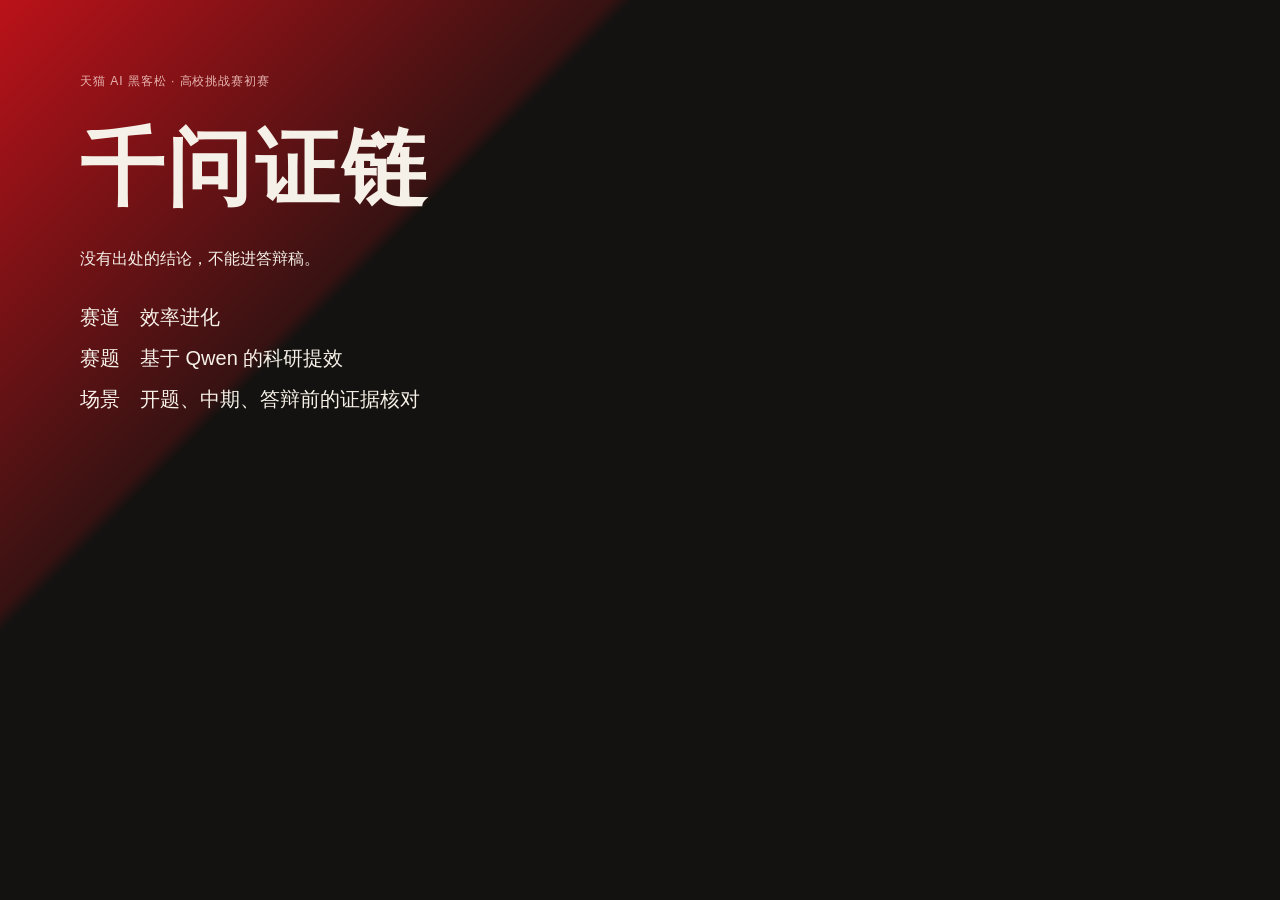
<file: poster.html>
<!DOCTYPE html>
<html lang="zh-CN">
<head>
  <meta charset="UTF-8" />
  <meta name="viewport" content="width=device-width, initial-scale=1" />
  <title>千问证链封面</title>
  <link rel="stylesheet" href="style.css" />
</head>
<body class="poster-body">
  <div class="poster">
    <p class="eyebrow">天猫 AI 黑客松 · 高校挑战赛初赛</p>
    <h1>千问证链</h1>
    <p class="slogan">没有出处的结论，不能进答辩稿。</p>
    <ul>
      <li>赛道　效率进化</li>
      <li>赛题　基于 Qwen 的科研提效</li>
      <li>场景　开题、中期、答辩前的证据核对</li>
    </ul>
  </div>
</body>
</html>
</file>
<file: style.css>
:root {
  --ink: #1c1915;
  --muted: #6d655c;
  --paper: #f6f1e8;
  --card: #fffdf8;
  --line: #e4d9c8;
  --red: #c4121a;
  --red-soft: #f8d6d4;
  --green: #1d6b45;
  --green-soft: #d7f0e2;
  --amber: #8a5a12;
  --amber-soft: #f8e7c4;
  --header: #141210;
}

* { box-sizing: border-box; }
body {
  margin: 0;
  color: var(--ink);
  background: var(--paper);
  font-family: "Microsoft YaHei", "PingFang SC", sans-serif;
  font-size: 15px;
  line-height: 1.65;
}
button, a { font: inherit; }
.top {
  display: flex;
  justify-content: space-between;
  gap: 24px;
  padding: 28px 32px 22px;
  background: var(--header);
  color: #f6f1e8;
}
.eyebrow {
  margin: 0 0 8px;
  letter-spacing: 0.08em;
  font-size: 12px;
  color: #e7b4b0;
}
h1 {
  margin: 0;
  font-family: "Palatino Linotype", "Songti SC", serif;
  font-size: 48px;
  font-weight: 700;
  letter-spacing: 0.04em;
}
.slogan { margin: 8px 0 0; font-size: 16px; }
.meta {
  min-width: 240px;
  text-align: right;
  font-size: 13px;
  color: #d9d0c4;
}
.meta button, .run {
  margin-top: 10px;
  border: 0;
  background: var(--red);
  color: white;
  padding: 8px 14px;
  cursor: pointer;
}
.meta button:disabled, .run:disabled { opacity: 0.6; cursor: wait; }
.intake, .guide {
  margin: 16px 32px 0;
  padding: 16px 18px 18px;
  background: white;
  border-left: 4px solid var(--red);
}
.intake h2 { font-size: 22px; }
.forms {
  display: grid;
  grid-template-columns: 1fr 1fr;
  gap: 12px;
  margin: 14px 0;
}
.forms label { display: flex; flex-direction: column; gap: 6px; font-size: 13px; }
.forms textarea {
  min-height: 160px;
  padding: 10px;
  border: 1px solid var(--line);
  resize: vertical;
  font: inherit;
  line-height: 1.55;
}
.ghost {
  margin-top: 10px;
  border: 1px solid var(--line);
  background: white;
  padding: 6px 12px;
  cursor: pointer;
}
.drops { display: grid; grid-template-columns: repeat(3, 1fr); gap: 12px; margin: 16px 0; }
.drop {
  display: flex;
  flex-direction: column;
  gap: 8px;
  min-height: 120px;
  padding: 14px;
  border: 1px dashed var(--red);
  background: #fff7f6;
  cursor: pointer;
}
.actions { display: flex; flex-wrap: wrap; gap: 10px; align-items: center; }
.answer { margin: 16px 32px 0; }
.edit {
  margin: 0 0 12px;
  padding: 12px 14px;
  background: white;
  border: 1px solid var(--line);
}
.remove { color: var(--red); text-decoration: line-through; }
.replace { font-weight: 700; }
.why { color: var(--muted); font-size: 13px; }
#script, #todo { padding-left: 1.2em; }
#script li, #todo li { margin: 6px 0; }
.guide-kicker { margin: 0 0 10px; }
.steps { margin: 0; padding-left: 1.2em; }
.steps li { margin: 4px 0; }
.legend { margin: 10px 0 0; color: var(--muted); font-size: 13px; }
.swatch {
  display: inline-block;
  width: 12px;
  height: 12px;
  margin: 0 4px 0 10px;
  vertical-align: -1px;
}
.swatch.conflict { background: var(--red-soft); box-shadow: inset 0 0 0 1px var(--red); }
.swatch.missing { background: var(--amber-soft); }
.swatch.supported { background: var(--green-soft); }
.swatch.withheld { background: white; box-shadow: inset 0 -2px 0 var(--red); }
.start-here { outline: 2px solid var(--red); }
.start-label {
  display: block;
  margin-bottom: 4px;
  color: var(--red);
  font-size: 13px;
}
.layout {
  display: grid;
  grid-template-columns: 0.95fr 1.15fr 0.9fr;
  gap: 16px;
  padding: 16px 32px 32px;
}
.col {
  background: var(--card);
  border: 1px solid var(--line);
  min-height: 640px;
  padding: 16px 18px 24px;
}
.col-head { margin-bottom: 8px; }
h2, h3 { margin: 0 0 8px; font-size: 16px; }
h3 { margin-top: 18px; }
.hint, .foot, footer { color: var(--muted); font-size: 13px; }
.tabs { display: flex; flex-wrap: wrap; gap: 6px; }
.tabs button, .claim, .mentor-item, .outline li {
  border: 1px solid var(--line);
  background: #fff;
  text-align: left;
}
.tabs button {
  padding: 4px 8px;
  cursor: pointer;
}
.tabs button.active { border-color: var(--ink); background: var(--ink); color: white; }
.doc {
  white-space: pre-wrap;
  font-size: 14px;
  padding-top: 8px;
}
mark { padding: 0 2px; }
.mark-conflict { background: var(--red-soft); }
.mark-missing { background: var(--amber-soft); }
.mark-supported, .mark-open, .mark-done { background: var(--green-soft); }
.claim, .mentor-item {
  display: block;
  width: 100%;
  margin: 0 0 8px;
  padding: 10px 12px;
  cursor: pointer;
}
.claim small, .mentor-item small, .outline small {
  display: inline-block;
  margin-right: 6px;
  font-size: 12px;
  letter-spacing: 0.04em;
}
.st-conflict { color: var(--red); }
.st-missing, .st-withheld, .st-open { color: var(--amber); }
.st-supported, .st-done { color: var(--green); }
.claim.active { border-color: var(--ink); }
.gap { margin: 6px 0 0; color: var(--red); }
.quote-miss { color: var(--muted); font-size: 12px; }
#outline { margin: 0; padding: 0; list-style: none; }
.outline li {
  margin: 0 0 8px;
  padding: 10px 12px;
  cursor: pointer;
}
#outline li.withheld .sentence { text-decoration: line-through; text-decoration-color: var(--red); }
footer { padding: 0 32px 28px; }
footer a { color: var(--red); }
.empty { padding: 12px 0; }
.poster-body {
  min-height: 100vh;
  display: grid;
  place-items: center;
  background: var(--header);
}
.poster {
  width: 100%;
  min-height: 100vh;
  padding: 72px 80px;
  color: #f6f1e8;
  background:
    linear-gradient(135deg, rgba(196, 18, 26, 0.95), rgba(196, 18, 26, 0.2) 28%, transparent 29%),
    #141210;
}
.poster h1 { font-size: 84px; }
.poster ul { margin-top: 28px; padding: 0; list-style: none; font-size: 20px; }
.poster li { margin: 8px 0; }
@media (max-width: 980px) {
  .top, .layout, .guide, .intake, footer { padding-left: 16px; padding-right: 16px; }
  .forms, .drops { grid-template-columns: 1fr; }
  .answer { margin-left: 16px; margin-right: 16px; }
  .top { flex-direction: column; }
  .meta { text-align: left; }
  .layout { display: flex; flex-direction: column; }
  .claims-col { order: 1; }
  .paper { order: 2; }
  .result-col { order: 3; }
  .col { min-height: 0; }
  .doc { max-height: 280px; overflow: auto; }
  h1 { font-size: 36px; }
  .poster h1 { font-size: 48px; }
  .poster { padding: 32px; }
}
</file>
